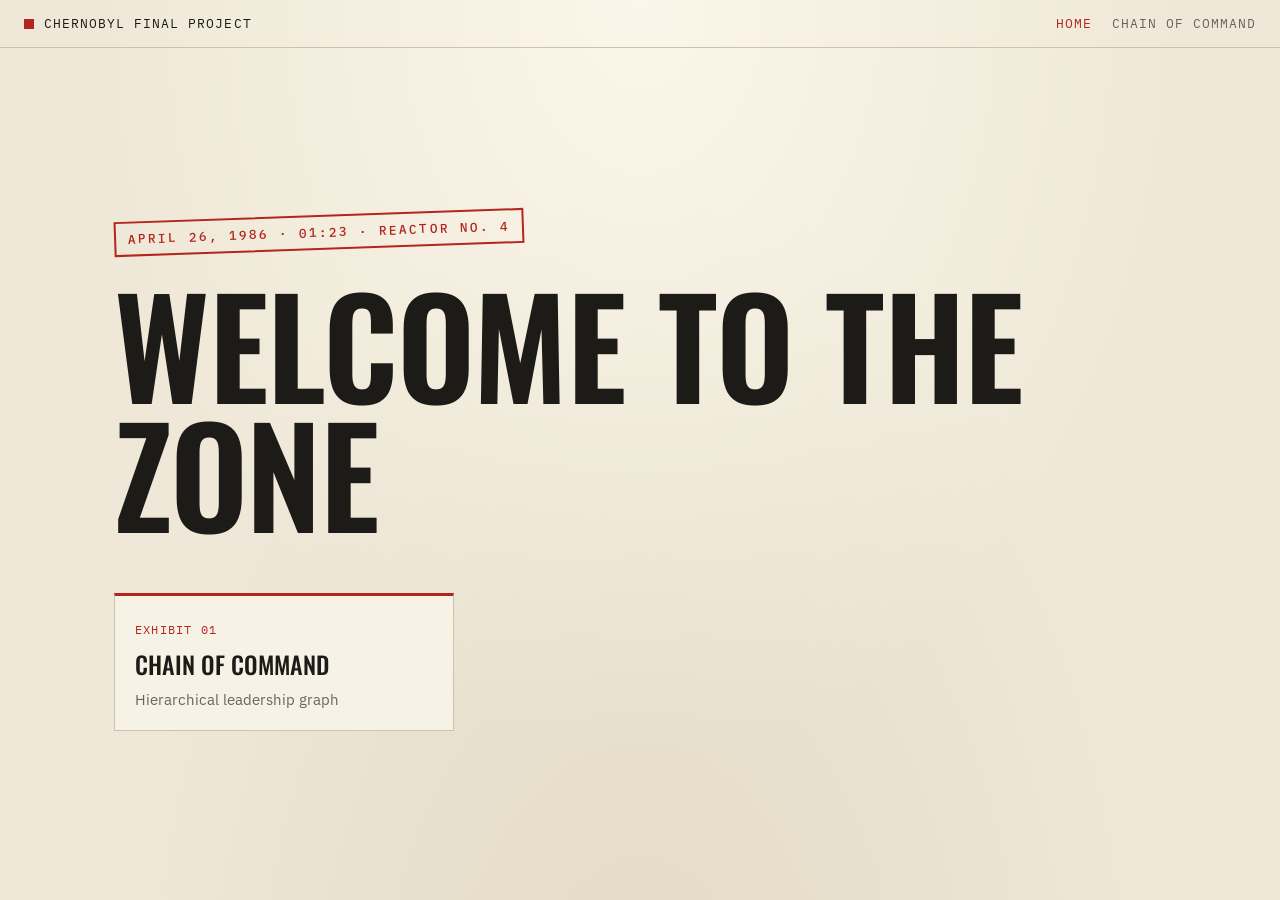
<file: index.html>
<!DOCTYPE html>
<html lang="en">
<head>
  <meta charset="UTF-8">
  <meta name="viewport" content="width=device-width, initial-scale=1">
  <title>Chernobyl Final Project</title>
  <link rel="preconnect" href="https://fonts.googleapis.com">
  <link rel="preconnect" href="https://fonts.gstatic.com" crossorigin>
  <link href="https://fonts.googleapis.com/css2?family=IBM+Plex+Mono:wght@400;500&family=IBM+Plex+Sans:wght@400;500&family=Oswald:wght@500;600&display=swap" rel="stylesheet">
  <link rel="stylesheet" href="css/style.css">
</head>
<body>
  <header class="site-header">
    <a class="brand" href="index.html">Chernobyl Final Project</a>
    <nav>
      <a href="index.html" aria-current="page">Home</a>
      <a href="people.html">Chain of Command</a>
      <!-- MAP HIDDEN: uncomment to show the Radiation Map link again
      <a href="map.html">Radiation Map</a>
      -->
    </nav>
  </header>

  <main class="landing">
    <p class="stamp">April 26, 1986 &middot; 01:23 &middot; Reactor No. 4</p>
    <h1>Welcome to the Zone</h1>

    <section class="exhibits" aria-label="Exhibits">
      <a class="exhibit" href="people.html">
        <span class="num">EXHIBIT 01</span>
        <h2>Chain of Command</h2>
        <p>Hierarchical leadership graph</p>
      </a>
      <!-- MAP HIDDEN: uncomment this card to show the Radiation Map again.
      <a class="exhibit" href="map.html">
        <span class="num">EXHIBIT 02</span>
        <h2>Radiation Map</h2>
        <p>Follow the fallout from the plant's early days, across Europe in 1986, to the zone as it stands today.</p>
      </a>
      -->
    </section>
  </main>
</body>
</html>
</file>
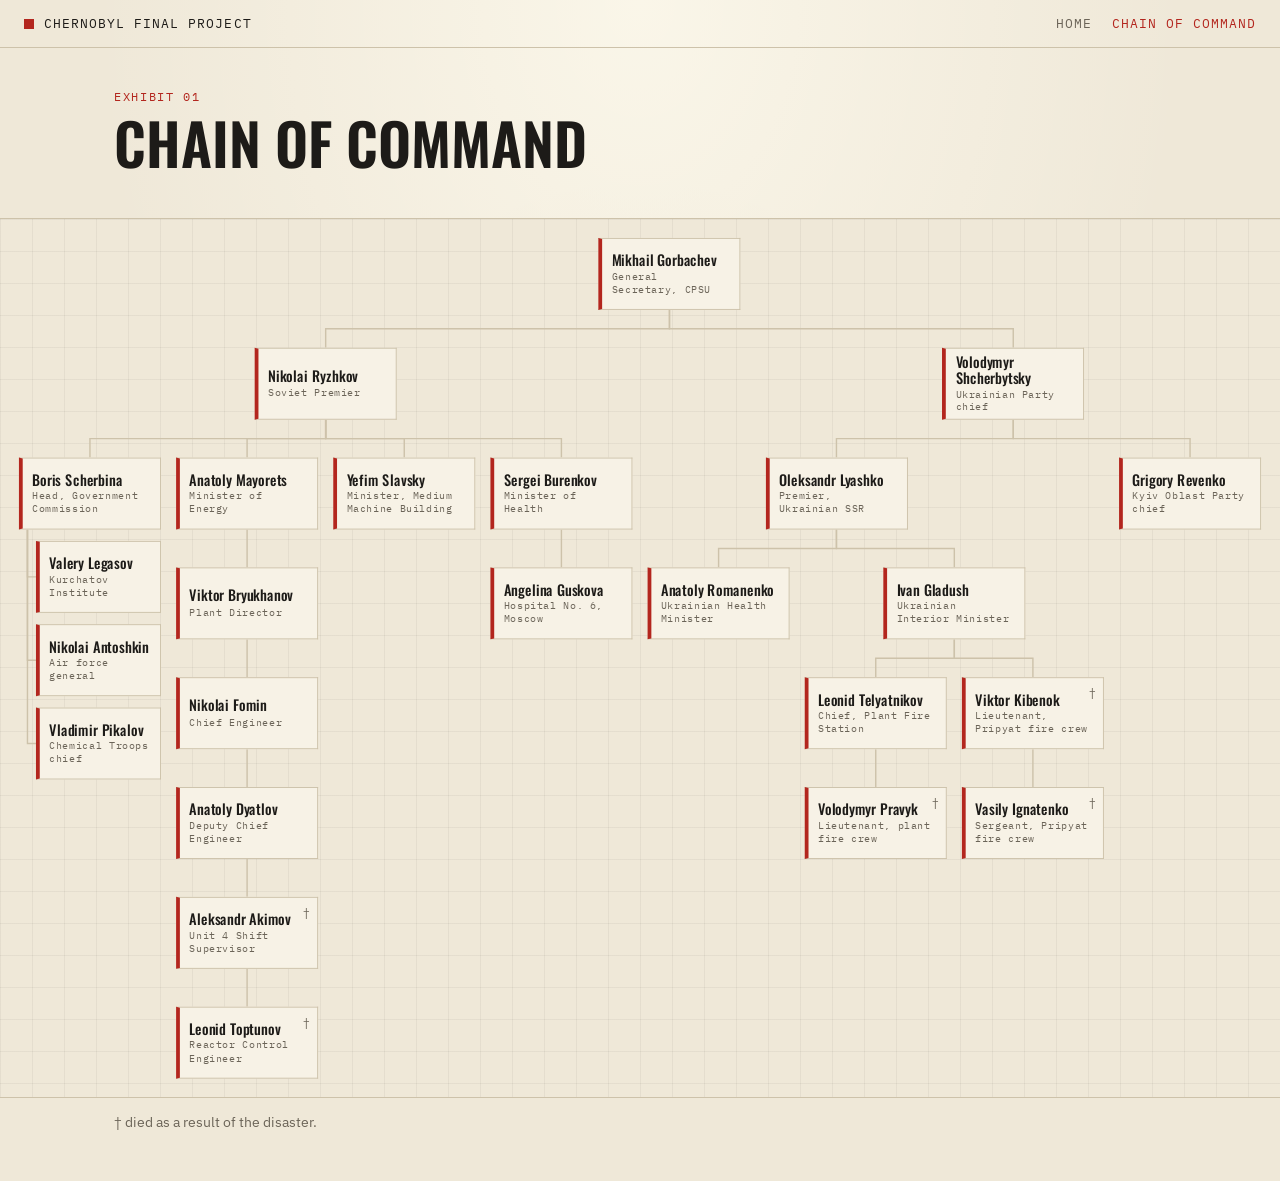
<file: people.html>
<!DOCTYPE html>
<html lang="en">
<head>
  <meta charset="UTF-8">
  <meta name="viewport" content="width=device-width, initial-scale=1">
  <title>Chain of Command &middot; Chernobyl Final Project</title>
  <link rel="preconnect" href="https://fonts.googleapis.com">
  <link rel="preconnect" href="https://fonts.gstatic.com" crossorigin>
  <link href="https://fonts.googleapis.com/css2?family=IBM+Plex+Mono:wght@400;500&family=IBM+Plex+Sans:wght@400;500&family=Oswald:wght@500;600&display=swap" rel="stylesheet">
  <link rel="stylesheet" href="css/style.css">
</head>
<body>
  <header class="site-header">
    <a class="brand" href="index.html">Chernobyl Final Project</a>
    <nav>
      <a href="index.html">Home</a>
      <a href="people.html" aria-current="page">Chain of Command</a>
      <!-- MAP HIDDEN: uncomment to show the Radiation Map link again
      <a href="map.html">Radiation Map</a>
      -->
    </nav>
  </header>

  <section class="page-intro">
    <p class="kicker">Exhibit 01</p>
    <h1>Chain of Command</h1>
  </section>

  <div class="tree-scroll" id="tree-scroll">
    <div class="tree-sizer" id="tree-sizer">
      <div class="tree-canvas" id="tree-canvas">
        <svg id="tree-lines" aria-hidden="true"></svg>
      </div>
    </div>
  </div>

  <p class="tree-note">
    &dagger; died as a result of the disaster.
  </p>

  <aside class="detail" id="detail" aria-live="polite" aria-hidden="true">
    <button class="close" id="detail-close" aria-label="Close">&times;</button>
    <span class="cat-tag" id="d-cat"></span>
    <h2 id="d-name"></h2>
    <p class="d-role" id="d-role"></p>
    <p class="d-life" id="d-life"></p>
    <figure class="d-photo">
      <div class="ph" id="d-real"></div>
    </figure>
    <p class="d-bio" id="d-bio"></p>
    <div class="d-chain" id="d-chain"></div>
  </aside>

  <script src="js/people.js"></script>
</body>
</html>
</file>
<file: css/style.css>
/* Theme: "Soviet Archive" — aged paper, black ink, Soviet red. */
:root {
  --bg: #efe8d8;
  --surface: #f7f2e6;
  --surface-2: #e7dfcb;
  --ink: #1d1b18;
  --muted: #6b6458;
  --line: #cdc2aa;
  --accent: #b3261e;
  --halo: #efe8d8; /* text halo on the map */

  /* node categories */
  --c-party: #b3261e;
  --c-gov: #a8730f;
  --c-science: #2d6a8a;
  --c-military: #5b7330;
  --c-plant: #64478f;
  --c-fire: #c4561c;
  --c-medical: #a0446f;

  --font-display: "Oswald", "Arial Narrow", sans-serif;
  --font-body: "IBM Plex Sans", system-ui, sans-serif;
  --font-mono: "IBM Plex Mono", ui-monospace, monospace;
}

* { box-sizing: border-box; }

html, body { margin: 0; }

body {
  background-color: var(--bg);
  /* faint vignette, like an old sheet of paper */
  background-image: radial-gradient(ellipse at 50% 0%, rgba(255, 252, 240, 0.7), rgba(255, 252, 240, 0) 60%),
                    radial-gradient(ellipse at 50% 120%, rgba(120, 90, 40, 0.10), rgba(120, 90, 40, 0) 60%);
  background-attachment: fixed;
  color: var(--ink);
  font-family: var(--font-body);
  line-height: 1.5;
  -webkit-font-smoothing: antialiased;
}

a { color: inherit; }

/* ---------- Site header ---------- */
.site-header {
  display: flex;
  align-items: center;
  justify-content: space-between;
  gap: 16px;
  padding: 14px 24px;
  border-bottom: 1px solid var(--line);
  font-family: var(--font-mono);
  font-size: 0.8rem;
  letter-spacing: 0.08em;
  text-transform: uppercase;
}

.site-header .brand {
  text-decoration: none;
  color: var(--ink);
  display: flex;
  align-items: center;
  gap: 10px;
}

.site-header .brand::before {
  content: "";
  width: 10px;
  height: 10px;
  background: var(--accent);
}

.site-header nav { display: flex; gap: 20px; }

.site-header nav a {
  text-decoration: none;
  color: var(--muted);
}

.site-header nav a:hover,
.site-header nav a[aria-current="page"] { color: var(--accent); }

/* ---------- Landing ---------- */
.landing {
  min-height: calc(100vh - 50px);
  display: flex;
  flex-direction: column;
  justify-content: center;
  padding: 48px 24px;
  max-width: 1100px;
  margin: 0 auto;
  position: relative;
}

/* red ink stamp */
.landing .stamp {
  align-self: flex-start;
  font-family: var(--font-mono);
  font-size: 0.8rem;
  font-weight: 500;
  letter-spacing: 0.16em;
  color: var(--accent);
  text-transform: uppercase;
  border: 2px solid var(--accent);
  padding: 6px 12px;
  rotate: -2deg;
  margin: 0 0 28px;
  opacity: 0;
  animation: fade-in 1.2s ease 0.2s forwards;
}

.landing h1 {
  font-family: var(--font-display);
  font-weight: 600;
  font-size: clamp(3rem, 11vw, 8.5rem);
  line-height: 0.95;
  letter-spacing: -0.01em;
  text-transform: uppercase;
  margin: 0;
  opacity: 0;
  animation: fade-in 2.4s ease 0.6s forwards;
}

.landing .lede {
  max-width: 560px;
  color: var(--muted);
  font-size: 1.05rem;
  margin: 28px 0 0;
  opacity: 0;
  animation: fade-in 1.6s ease 1.8s forwards;
}

.exhibits {
  display: grid;
  grid-template-columns: repeat(auto-fill, minmax(260px, 1fr));
  gap: 16px;
  margin-top: 56px;
  opacity: 0;
  animation: fade-in 1.6s ease 2.4s forwards;
}

.exhibit {
  display: block;
  text-decoration: none;
  background: var(--surface);
  border: 1px solid var(--line);
  border-top: 3px solid var(--accent);
  padding: 20px;
  transition: background 0.2s, transform 0.2s;
}

.exhibit:hover { background: var(--surface-2); transform: translateY(-2px); }

.exhibit .num {
  font-family: var(--font-mono);
  font-size: 0.75rem;
  color: var(--accent);
  letter-spacing: 0.1em;
}

.exhibit h2 {
  font-family: var(--font-display);
  font-weight: 500;
  font-size: 1.5rem;
  text-transform: uppercase;
  margin: 6px 0 6px;
}

.exhibit p { margin: 0; color: var(--muted); font-size: 0.95rem; }

.exhibit.soon { border-top-color: var(--line); pointer-events: none; opacity: 0.55; }
.exhibit.soon .num { color: var(--muted); }

@keyframes fade-in {
  from { opacity: 0; transform: translateY(6px); }
  to { opacity: 1; transform: none; }
}

@media (prefers-reduced-motion: reduce) {
  .landing .stamp, .landing h1, .landing .lede, .exhibits {
    animation: none;
    opacity: 1;
  }
}

/* ---------- Page intro ---------- */
.page-intro {
  max-width: 1100px;
  margin: 0 auto;
  padding: 40px 24px 8px;
}

.page-intro .kicker {
  font-family: var(--font-mono);
  font-size: 0.75rem;
  letter-spacing: 0.14em;
  text-transform: uppercase;
  color: var(--accent);
  margin: 0;
}

.page-intro h1 {
  font-family: var(--font-display);
  font-weight: 600;
  text-transform: uppercase;
  font-size: clamp(2.2rem, 6vw, 3.6rem);
  line-height: 1;
  margin: 8px 0 14px;
}

.page-intro p { color: var(--muted); max-width: 680px; margin: 0; }

.legend {
  display: flex;
  flex-wrap: wrap;
  gap: 8px 18px;
  margin: 20px 0 0;
  padding: 0;
  list-style: none;
  font-family: var(--font-mono);
  font-size: 0.75rem;
  color: var(--muted);
}

.legend li { display: flex; align-items: center; gap: 7px; }

.legend .swatch { width: 12px; height: 12px; border-radius: 2px; }

/* ---------- Tree ---------- */
.tree-scroll {
  overflow: auto;
  margin-top: 24px;
  border-top: 1px solid var(--line);
  border-bottom: 1px solid var(--line);
  background-color: var(--bg);
  background-image:
    linear-gradient(rgba(29,27,24,0.05) 1px, transparent 1px),
    linear-gradient(90deg, rgba(29,27,24,0.05) 1px, transparent 1px);
  background-size: 32px 32px;
}

.tree-sizer {
  position: relative;
  margin: 0 auto;
}

.tree-canvas {
  position: absolute;
  top: 0;
  left: 0;
  transform-origin: 0 0;
}

.tree-canvas svg {
  position: absolute;
  inset: 0;
  overflow: visible;
}

.tree-canvas path {
  fill: none;
  stroke: var(--line);
  stroke-width: 1.5;
  transition: stroke 0.2s;
}

.tree-canvas path.lit { stroke: var(--accent); stroke-width: 2; }

.node {
  position: absolute;
  display: flex;
  flex-direction: column;
  justify-content: center;
  gap: 2px;
  padding: 8px 10px;
  overflow: hidden;
  background: var(--surface);
  border: 1px solid var(--line);
  border-left: 4px solid var(--cat, var(--muted));
  color: var(--ink);
  font: inherit;
  text-align: left;
  cursor: pointer;
  transition: background 0.2s, border-color 0.2s, transform 0.15s;
}

.node:hover, .node:focus-visible { background: var(--surface-2); outline: none; }
.node:focus-visible { box-shadow: 0 0 0 2px var(--accent); }
.node.lit { border-color: var(--accent); border-left-color: var(--cat); }
.node.selected { background: var(--surface-2); box-shadow: 0 0 0 2px var(--accent); }

.node .name {
  font-family: var(--font-display);
  font-weight: 500;
  font-size: 0.95rem;
  letter-spacing: 0.01em;
  line-height: 1.15;
}

.node .role {
  font-family: var(--font-mono);
  font-size: 0.66rem;
  color: var(--muted);
  line-height: 1.3;
}

.node .dagger {
  position: absolute;
  top: 6px;
  right: 8px;
  font-size: 0.8rem;
  color: var(--muted);
}

/* All boxes share one edge color. (Per-category colors --c-* are still defined in :root
   if you want to bring them back: e.g. .node[data-cat="party"] { --cat: var(--c-party); }) */
.node, .detail { --cat: var(--accent); }

.tree-note {
  max-width: 1100px;
  margin: 0 auto;
  padding: 14px 24px 48px;
  font-size: 0.85rem;
  color: var(--muted);
}

/* ---------- Detail panel ---------- */
.detail {
  position: fixed;
  top: 0;
  right: 0;
  bottom: 0;
  width: min(400px, 100%);
  background: var(--surface);
  border-left: 1px solid var(--line);
  padding: 28px 24px;
  overflow-y: auto;
  transform: translateX(100%);
  transition: transform 0.3s ease;
  z-index: 10;
}

.detail.open { transform: none; box-shadow: -16px 0 48px rgba(60, 40, 20, 0.18); }

.detail .close {
  position: absolute;
  top: 14px;
  right: 14px;
  background: none;
  border: 1px solid var(--line);
  color: var(--muted);
  width: 34px;
  height: 34px;
  font-size: 1.1rem;
  cursor: pointer;
}

.detail .close:hover { color: var(--ink); border-color: var(--muted); }

.detail .cat-tag {
  display: inline-block;
  font-family: var(--font-mono);
  font-size: 0.7rem;
  letter-spacing: 0.1em;
  text-transform: uppercase;
  color: var(--cat);
  border: 1px solid var(--cat);
  padding: 2px 8px;
}

.detail h2 {
  font-family: var(--font-display);
  font-weight: 600;
  text-transform: uppercase;
  font-size: 2rem;
  line-height: 1.05;
  margin: 14px 0 6px;
}

.detail .d-role { font-family: var(--font-mono); font-size: 0.82rem; color: var(--accent); margin: 0 0 4px; }
.detail .d-life { font-family: var(--font-mono); font-size: 0.78rem; color: var(--muted); margin: 0 0 18px; }
.detail .d-bio { margin: 0 0 18px; }

.d-photo {
  width: min(220px, 60%);
  margin: 0 0 20px;
}

/* photo print: white border on the paper */
.d-photo .ph {
  aspect-ratio: 3 / 4;
  background: var(--surface-2);
  border: 6px solid #fbf8f0;
  outline: 1px solid var(--line);
  box-shadow: 0 2px 6px rgba(60, 40, 20, 0.15);
  overflow: hidden;
}

.d-photo .ph img {
  width: 100%;
  height: 100%;
  object-fit: cover;
  object-position: center 20%;
  display: block;
}

.d-photo .ph.empty {
  display: flex;
  align-items: center;
  justify-content: center;
  padding: 10px;
  text-align: center;
  font-family: var(--font-mono);
  font-size: 0.68rem;
  color: var(--muted);
}
.detail .d-chain { font-size: 0.85rem; color: var(--muted); border-top: 1px solid var(--line); padding-top: 14px; }
.detail .d-chain strong { color: var(--ink); font-weight: 500; }

@media (max-width: 640px) {
  .site-header { padding: 12px 16px; }
  .landing, .page-intro, .tree-note { padding-left: 16px; padding-right: 16px; }
  .detail {
    top: auto;
    width: 100%;
    max-height: 70vh;
    border-left: none;
    border-top: 1px solid var(--line);
    transform: translateY(100%);
  }
}

/* ---------- Radiation map ---------- */
.site-header { flex-wrap: wrap; }
.site-header nav { flex-wrap: wrap; }

.map-wrap {
  max-width: 1400px;
  margin: 28px auto 0;
  padding: 0 24px;
}

.map-layout {
  display: grid;
  grid-template-columns: minmax(0, 1fr) 360px;
  border: 1px solid var(--line);
  height: min(66vh, 640px);
  min-height: 460px;
}

#map {
  height: 100%;
  background: var(--surface-2);
  font-family: var(--font-body);
}

.story {
  background: var(--surface);
  border-left: 1px solid var(--line);
  padding: 24px 22px;
  overflow-y: auto;
}

.story p { margin: 0 0 12px; font-size: 0.95rem; }

.story .s-when {
  font-family: var(--font-mono);
  font-size: 0.78rem;
  letter-spacing: 0.08em;
  text-transform: uppercase;
  color: var(--accent);
  margin-bottom: 6px;
}

.story .s-title {
  font-family: var(--font-display);
  font-weight: 600;
  text-transform: uppercase;
  font-size: 1.9rem;
  line-height: 1.05;
  margin: 0 0 14px;
}

.readouts {
  display: grid;
  gap: 14px;
  margin-top: 20px;
  padding-top: 16px;
  border-top: 1px solid var(--line);
}

.readout .r-head {
  display: flex;
  justify-content: space-between;
  align-items: baseline;
  font-family: var(--font-mono);
  font-size: 0.75rem;
}

.readout .r-label { color: var(--muted); }
.readout .r-val { color: var(--ink); font-size: 0.95rem; font-weight: 500; }

.readout .r-bar {
  height: 6px;
  margin: 6px 0 4px;
  background: var(--surface-2);
  border-radius: 3px;
  overflow: hidden;
}

.readout .r-bar span {
  display: block;
  height: 100%;
  background: var(--accent);
  border-radius: 3px;
  transition: width 0.8s ease;
}

.readout .r-note { font-family: var(--font-mono); font-size: 0.68rem; color: var(--muted); }

/* Timeline */
.timeline {
  display: flex;
  align-items: flex-start;
  gap: 20px;
  border: 1px solid var(--line);
  border-top: none;
  background: var(--surface);
  padding: 16px 20px 30px;
}

.tl-controls { display: flex; gap: 6px; flex-shrink: 0; }

.tl-btn {
  background: var(--surface-2);
  color: var(--ink);
  border: 1px solid var(--line);
  font-family: var(--font-mono);
  font-size: 0.8rem;
  min-width: 36px;
  height: 34px;
  padding: 0 10px;
  cursor: pointer;
}

.tl-btn:hover:not(:disabled) { border-color: var(--accent); color: var(--accent); }
.tl-btn:disabled { opacity: 0.35; cursor: default; }
.tl-play { min-width: 72px; letter-spacing: 0.08em; text-transform: uppercase; }

.tl-track { position: relative; flex: 1; padding: 0 22px; }

#tl-range {
  width: 100%;
  margin: 10px 0 0;
  accent-color: var(--accent);
  cursor: pointer;
}

.tl-ticks { position: relative; height: 22px; }

.tl-tick {
  position: absolute;
  top: 4px;
  transform: translateX(-50%);
  background: none;
  border: none;
  padding: 2px 4px;
  font-family: var(--font-mono);
  font-size: 0.7rem;
  color: var(--muted);
  white-space: nowrap;
  cursor: pointer;
}

.tl-tick:hover { color: var(--ink); }
.tl-tick.active { color: var(--accent); }

.map-notes {
  max-width: 1400px;
  margin: 0 auto;
  padding: 18px 24px 48px;
  font-size: 0.85rem;
  color: var(--muted);
}

.map-notes p { max-width: 900px; margin: 0 0 10px; }
.map-notes strong { color: var(--ink); font-weight: 500; }
.map-notes .sources { font-size: 0.78rem; }

/* Leaflet overrides */
.leaflet-container a { color: var(--accent); }
.leaflet-pane.leaflet-deposition-pane { transition: opacity 1.2s ease; }

/* warm the gray basemap so it sits on the paper */
.leaflet-tile-pane,
.leaflet-basemapLabels-pane { filter: sepia(0.3) saturate(0.85) brightness(0.96); }

.leaflet-control-attribution {
  background: rgba(239, 232, 216, 0.85) !important;
  color: var(--muted);
}

.leaflet-bar a {
  background: var(--surface);
  color: var(--ink);
  border-bottom-color: var(--line);
}

.leaflet-bar a:hover { background: var(--surface-2); color: var(--accent); }

.leaflet-tooltip.map-label {
  background: none;
  border: none;
  box-shadow: none;
  padding: 0;
  color: var(--ink);
  font-family: var(--font-mono);
  font-size: 0.7rem;
  font-weight: 500;
  text-shadow: 0 0 2px var(--halo), 0 0 4px var(--halo), 0 0 6px var(--halo);
}

.leaflet-tooltip.map-label::before { display: none; }
.leaflet-tooltip.plant-label { color: var(--accent); font-weight: 500; font-size: 0.75rem; }

.leaflet-tooltip.map-tip {
  background: var(--surface);
  border: 1px solid var(--line);
  color: var(--ink);
  font-family: var(--font-body);
  font-size: 0.8rem;
  box-shadow: 0 4px 16px rgba(60, 40, 20, 0.2);
}

.leaflet-tooltip.map-tip::before { display: none; }

.plant-icon span {
  display: block;
  width: 18px;
  height: 18px;
  border-radius: 50%;
  background: var(--accent);
  border: 3px solid var(--bg);
  box-shadow: 0 0 0 0 rgba(179, 38, 30, 0.6);
  animation: pulse 2s infinite;
}

@keyframes pulse {
  0%   { box-shadow: 0 0 0 0 rgba(179, 38, 30, 0.5); }
  70%  { box-shadow: 0 0 0 14px rgba(179, 38, 30, 0); }
  100% { box-shadow: 0 0 0 0 rgba(179, 38, 30, 0); }
}

@media (prefers-reduced-motion: reduce) {
  .plant-icon span { animation: none; }
}

.zone-label {
  font-family: var(--font-mono);
  font-size: 0.68rem;
  color: var(--ink);
  white-space: nowrap;
  transform: translateX(-50%);
  text-shadow: 0 0 2px var(--halo), 0 0 4px var(--halo), 0 0 6px var(--halo);
}

.map-legend {
  background: rgba(247, 242, 230, 0.94);
  border: 1px solid var(--line);
  padding: 10px 12px;
  font-family: var(--font-mono);
  font-size: 0.7rem;
  color: var(--ink);
  line-height: 1.6;
}

.map-legend .lg-title { color: var(--muted); margin-bottom: 4px; }
.map-legend .lg-row { display: flex; align-items: center; gap: 8px; }
.map-legend .lg-gap { margin-top: 6px; }
.map-legend .lg-sw { width: 14px; height: 10px; border-radius: 2px; flex-shrink: 0; }
.map-legend .lg-plume { background: rgba(45, 90, 120, 0.4); }
.map-legend .lg-zone { border: 1.5px dashed var(--ink); height: 10px; }

@media (max-width: 860px) {
  .map-layout { grid-template-columns: 1fr; height: auto; }
  #map { height: 60vh; min-height: 360px; }
  .story { border-left: none; border-top: 1px solid var(--line); max-height: none; }
  .timeline { flex-direction: column; gap: 10px; }
  .tl-track { width: 100%; padding: 0 8px; }
  .tl-tick { display: none; }
  .tl-tick.active { display: block; }
}

@media (max-width: 640px) {
  .map-wrap, .map-notes { padding-left: 16px; padding-right: 16px; }
  .map-legend { font-size: 0.62rem; padding: 6px 8px; }
}
</file>
